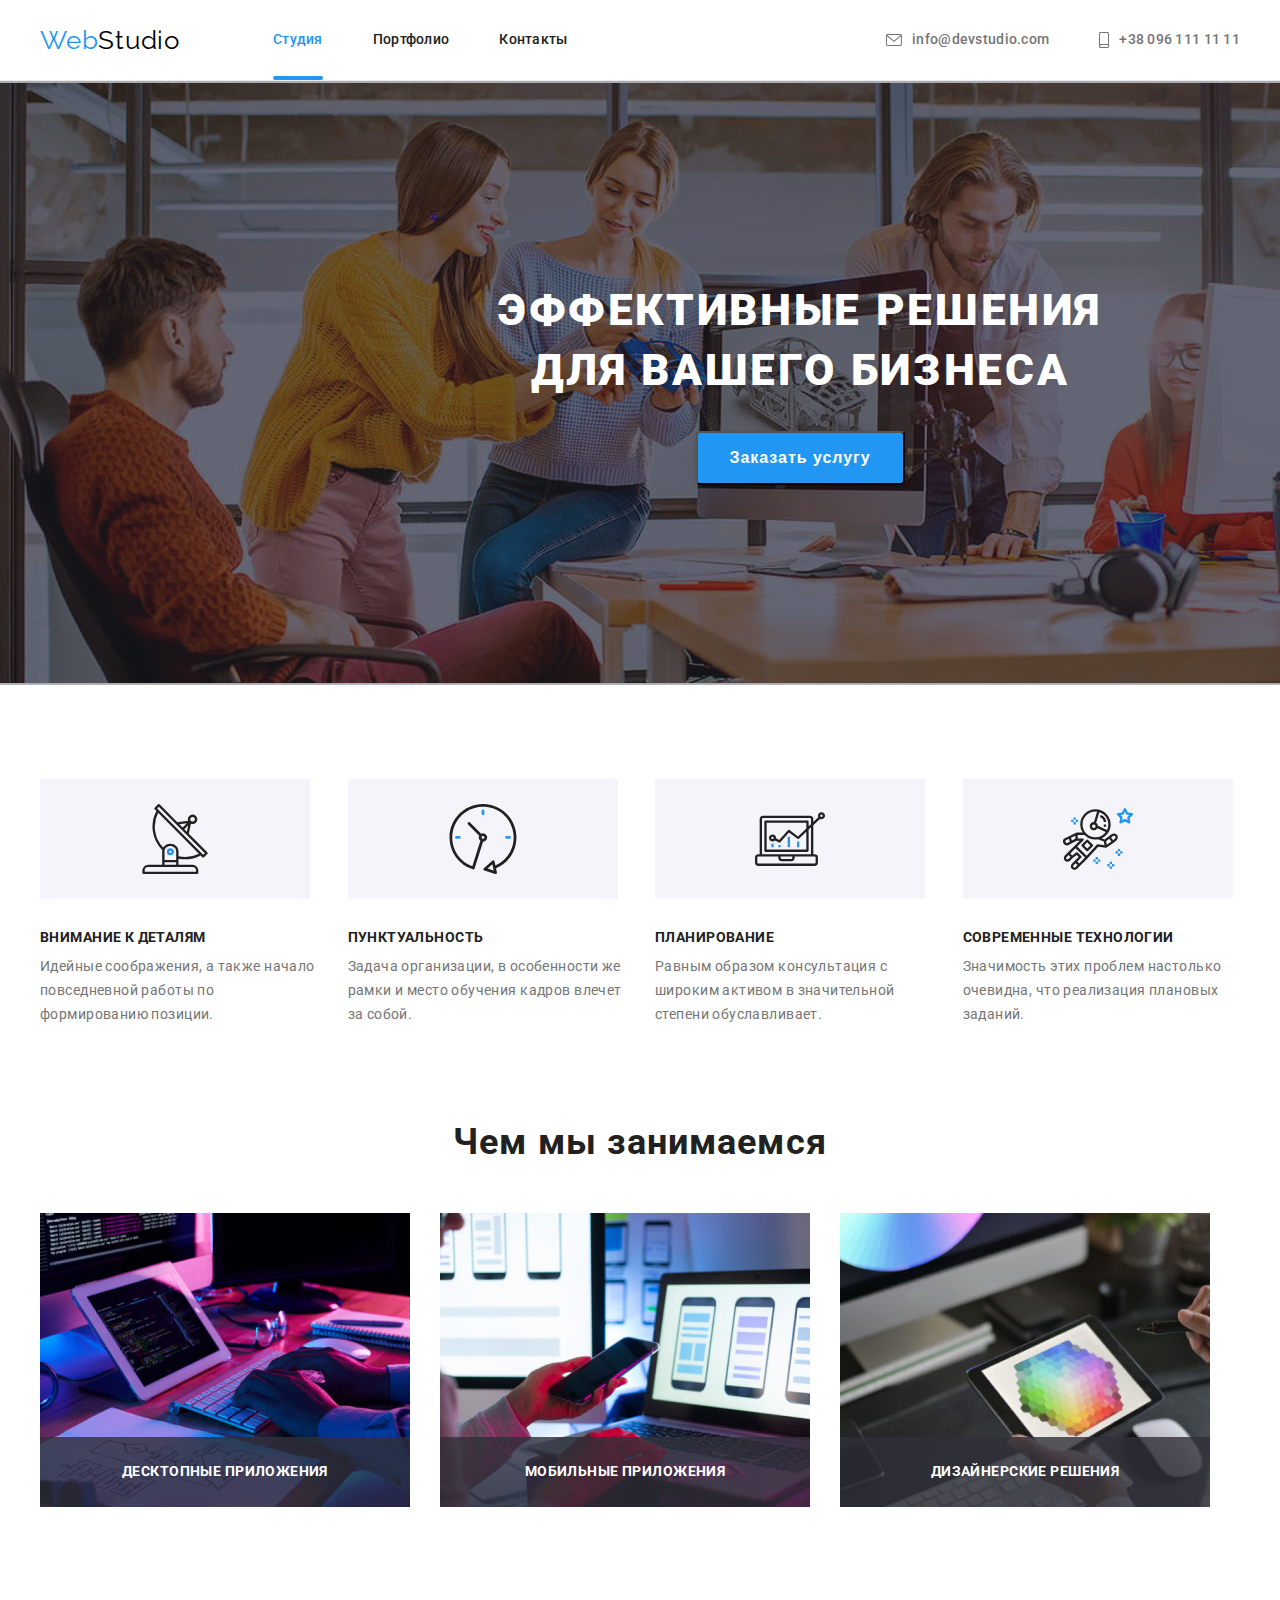
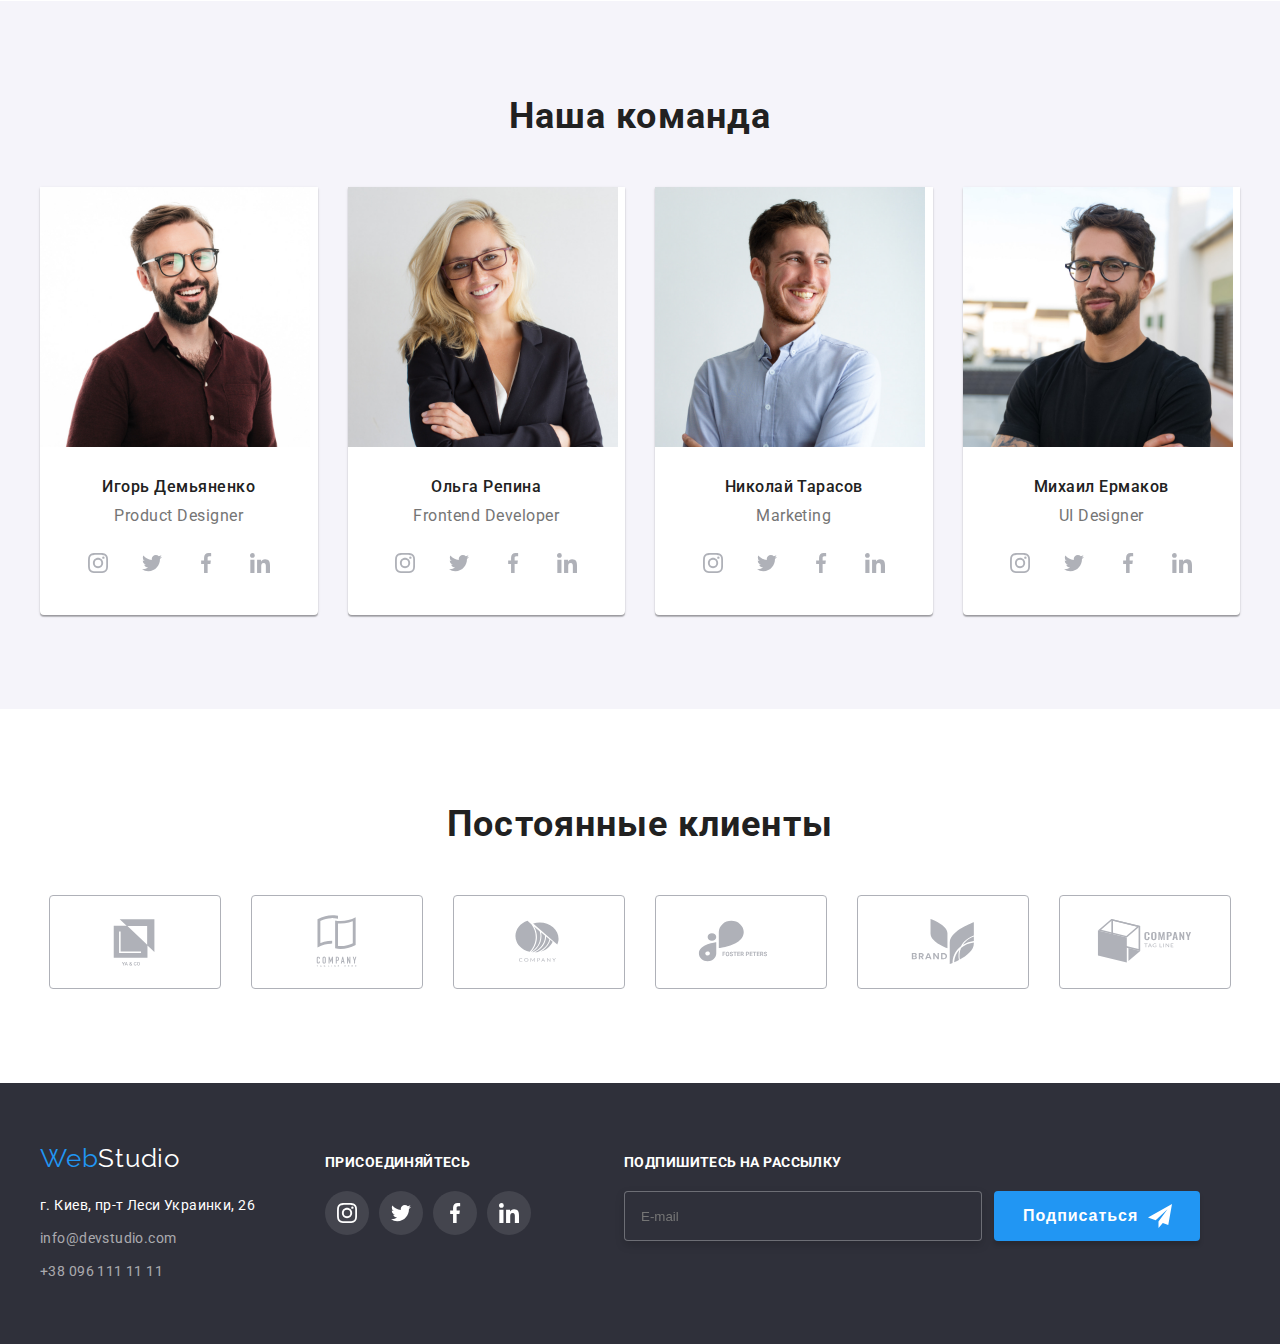
<file: index.html>
<!DOCTYPE html>
<html lang="ru">
  <head>
    <meta charset="UTF-8" />
    <meta http-equiv="X-UA-Compatible" content="IE=edge" />
    <meta name="viewport" content="width=device-width, initial-scale=1.0" />
    <title>WebStudio</title>
    <link rel="preconnect" href="https://fonts.googleapis.com" />
    <link rel="preconnect" href="https://fonts.gstatic.com" crossorigin />
    <link
      href="https://fonts.googleapis.com/css2?family=Raleway:wght@700&family=Roboto:wght@400;500;700;900&display=swap"
      rel="stylesheet"
    />
    <link
      rel="stylesheet"
      href="https://cdnjs.cloudflare.com/ajax/libs/modern-normalize/1.1.0/modern-normalize.min.css"
      integrity="sha512-wpPYUAdjBVSE4KJnH1VR1HeZfpl1ub8YT/NKx4PuQ5NmX2tKuGu6U/JRp5y+Y8XG2tV+wKQpNHVUX03MfMFn9Q=="
      crossorigin="anonymous"
      referrerpolicy="no-referrer"
    />
    <link rel="stylesheet" href="./css/main.min.css" />
  </head>

  <body class="body data-page">
    <header class="header">
      <div class="conteiner header__conteiner">
        <a href="" class="header__logo"
          ><span class="header__logo--first-logo">Web</span>Studio</a
        >
        <nav class="nav">
          <ul class="nav__list">
            <li class="nav__item">
              <a class="nav__link--active current" href="">Студия</a>
            </li>
            <li class="nav__item">
              <a class="nav__link" href="./portfolio.html">Портфолио</a>
            </li>
            <li class="nav__item">
              <a class="nav__link" href="">Контакты</a>
            </li>
          </ul>
        </nav>
        <ul class="contacts">
          <li class="contacts__item">
            <a
              class="contacts__link contacts__link--mail"
              href="mailto:info@devstudio.com"
              ><svg
                class="contacts__icon contacts__icon--mail"
                width="16"
                height="12"
              >
                <use href="./images/icons.svg#mail"></use>
              </svg>
              info@devstudio.com
            </a>
          </li>
          <li class="contacts__item">
            <a
              class="contacts__link contacts__link--tel"
              href="tel:+380961111111"
            >
              <svg
                class="contacts__icon contacts__icon--tel"
                width="10"
                height="16"
              >
                <use href="./images/icons.svg#smartphone"></use>
              </svg>
              +38 096 111 11 11
            </a>
          </li>
        </ul>
      </div>
    </header>
    <main>
      <!-- Hero -->
      <section class="hero">
        <div class="hero__conteiner conteiner">
          <h1 class="hero__title">Эффективные решения для вашего бизнеса</h1>
          <button data-modal-open class="hero__btn" type="button">
            Заказать услугу
          </button>
        </div>
      </section>

      <!-- Features -->
      <section class="features">
        <div class="features__conteiner conteiner">
          <ul class="features__list">
            <li class="features__item">
              <div class="features__icons">
                <svg class="features__icons--antenna" width="70" height="70">
                  <use href="./images/icons.svg#antenna"></use>
                </svg>
              </div>
              <h3 class="features__titie">Внимание к деталям</h3>
              <p class="features__txt">
                Идейные соображения, а также начало повседневной работы по
                формированию позиции.
              </p>
            </li>
            <li class="features__item">
              <div class="features__icons">
                <svg class="features__icons--clock" width="70" height="70">
                  <use href="./images/icons.svg#clock"></use>
                </svg>
              </div>
              <h3 class="features__titie">Пунктуальность</h3>
              <p class="features__txt">
                Задача организации, в особенности же рамки и место обучения
                кадров влечет за собой.
              </p>
            </li>
            <li class="features__item">
              <div class="features__icons">
                <svg class="features__icons--diagram" width="70" height="70">
                  <use href="./images/icons.svg#diagram"></use>
                </svg>
              </div>
              <h3 class="features__titie">Планирование</h3>
              <p class="features__txt">
                Равным образом консультация с широким активом в значительной
                степени обуславливает.
              </p>
            </li>
            <li class="features__item">
              <div class="features__icons">
                <svg class="features__icons--astronaut" width="70" height="70">
                  <use href="./images/icons.svg#astronaut"></use>
                </svg>
              </div>
              <h3 class="features__titie">Современные технологии</h3>
              <p class="features__txt">
                Значимость этих проблем настолько очевидна, что реализация
                плановых заданий.
              </p>
            </li>
          </ul>
        </div>
      </section>

      <!-- Specialization -->
      <section class="specialization">
        <div class="conteiner">
          <h2 class="specialization__title">Чем мы занимаемся</h2>
          <ul class="specialization__list">
            <li class="specialization__item">
              <img
                src="./images/specialization/box-1sq.jpg"
                alt="работа за компьютером"
                width="370"
                height="294"
              />
              <h3 class="specialization__name">ДЕСКТОПНЫЕ ПРИЛОЖЕНИЯ</h3>
            </li>
            <li class="specialization__item">
              <img
                src="./images/specialization/box-2sq.jpg"
                alt="работа с телефоном"
                width="370"
                height="294"
              />
              <h3 class="specialization__name">МОБИЛЬНЫЕ ПРИЛОЖЕНИЯ</h3>
            </li>
            <li class="specialization__item">
              <img
                src="./images/specialization/box-3sq.jpg"
                alt="работа с планшетом"
                width="370"
                height="294"
              />
              <h3 class="specialization__name">ДИЗАЙНЕРСКИЕ РЕШЕНИЯ</h3>
            </li>
          </ul>
        </div>
      </section>

      <!-- Section team -->
      <section class="team">
        <div class="conteiner">
          <h2 class="team-title">Наша команда</h2>
          <ul class="team-list">
            <li class="team-item">
              <img
                src="./images/team/img-1sq.jpg"
                alt="Игорь Демьяненко"
                width="270"
                height="260"
              />
              <div class="card-name">
                <h3 class="team-caption">Игорь Демьяненко</h3>
                <p class="team-txt" lang="en">Product Designer</p>
                <ul class="icons-list">
                  <li>
                    <a
                      class="icons-link"
                      href=""
                      target="_blank"
                      rel="noopener noreferrer"
                      aria-label="instagram"
                    >
                      <svg class="social-icons" width="20" height="20">
                        <use href="./images/icons.svg#instagram"></use>
                      </svg>
                    </a>
                  </li>
                  <li>
                    <a
                      class="icons-link"
                      href=""
                      target="_blank"
                      rel="noopener noreferrer"
                      aria-label="twitter"
                    >
                      <svg class="social-icons" width="20" height="20">
                        <use href="./images/icons.svg#twitter"></use>
                      </svg>
                    </a>
                  </li>
                  <li>
                    <a
                      class="icons-link"
                      href=""
                      target="_blank"
                      rel="noopener noreferrer"
                      aria-label="facebook"
                    >
                      <svg class="social-icons" width="20" height="20">
                        <use href="./images/icons.svg#facebook"></use>
                      </svg>
                    </a>
                  </li>
                  <li>
                    <a
                      class="icons-link"
                      href=""
                      target="_blank"
                      rel="noopener noreferrer"
                      aria-label="linkedin"
                    >
                      <svg class="social-icons" width="20" height="20">
                        <use href="./images/icons.svg#linkedin"></use>
                      </svg>
                    </a>
                  </li>
                </ul>
              </div>
            </li>
            <li class="team-item">
              <img
                src="./images/team/img-2sq.jpg"
                alt="Ольга Репина"
                width="270"
                height="260"
              />
              <div class="card-name">
                <h3 class="team-caption">Ольга Репина</h3>
                <p class="team-txt" lang="en">Frontend Developer</p>
                <ul class="icons-list">
                  <li>
                    <a
                      class="icons-link"
                      href=""
                      target="_blank"
                      rel="noopener noreferrer"
                      aria-label="instagram"
                    >
                      <svg class="social-icons" width="20" height="20">
                        <use href="./images/icons.svg#instagram"></use>
                      </svg>
                    </a>
                  </li>
                  <li>
                    <a
                      class="icons-link"
                      href=""
                      target="_blank"
                      rel="noopener noreferrer"
                      aria-label="twitter"
                    >
                      <svg class="social-icons" width="20" height="20">
                        <use href="./images/icons.svg#twitter"></use>
                      </svg>
                    </a>
                  </li>
                  <li>
                    <a
                      class="icons-link"
                      href=""
                      target="_blank"
                      rel="noopener noreferrer"
                      aria-label="facebook"
                    >
                      <svg class="social-icons" width="20" height="20">
                        <use href="./images/icons.svg#facebook"></use>
                      </svg>
                    </a>
                  </li>
                  <li>
                    <a
                      class="icons-link"
                      href=""
                      target="_blank"
                      rel="noopener noreferrer"
                      aria-label="linkedin"
                    >
                      <svg class="social-icons" width="20" height="20">
                        <use href="./images/icons.svg#linkedin"></use>
                      </svg>
                    </a>
                  </li>
                </ul>
              </div>
            </li>
            <li class="team-item">
              <img
                src="./images/team/img-3sq.jpg"
                alt="Николай Тарасов"
                width="270"
                height="260"
              />
              <div class="card-name">
                <h3 class="team-caption">Николай Тарасов</h3>
                <p class="team-txt" lang="en">Marketing</p>
                <ul class="icons-list">
                  <li>
                    <a
                      class="icons-link"
                      href=""
                      target="_blank"
                      rel="noopener noreferrer"
                      aria-label="instagram"
                    >
                      <svg class="social-icons" width="20" height="20">
                        <use href="./images/icons.svg#instagram"></use>
                      </svg>
                    </a>
                  </li>
                  <li>
                    <a
                      class="icons-link"
                      href=""
                      target="_blank"
                      rel="noopener noreferrer"
                      aria-label="twitter"
                    >
                      <svg class="social-icons" width="20" height="20">
                        <use href="./images/icons.svg#twitter"></use>
                      </svg>
                    </a>
                  </li>
                  <li>
                    <a
                      class="icons-link"
                      href=""
                      target="_blank"
                      rel="noopener noreferrer"
                      aria-label="facebook"
                    >
                      <svg class="social-icons" width="20" height="20">
                        <use href="./images/icons.svg#facebook"></use>
                      </svg>
                    </a>
                  </li>
                  <li>
                    <a
                      class="icons-link"
                      href=""
                      target="_blank"
                      rel="noopener noreferrer"
                      aria-label="linkedin"
                    >
                      <svg class="social-icons" width="20" height="20">
                        <use href="./images/icons.svg#linkedin"></use>
                      </svg>
                    </a>
                  </li>
                </ul>
              </div>
            </li>
            <li class="team-item">
              <img
                src="./images/team/img-4sq.jpg"
                alt="Михаил Ермаков"
                width="270"
                height="260"
              />
              <div class="card-name">
                <h3 class="team-caption">Михаил Ермаков</h3>
                <p class="team-txt" lang="en">UI Designer</p>
                <ul class="icons-list">
                  <li>
                    <a
                      class="icons-link"
                      href=""
                      target="_blank"
                      rel="noopener noreferrer"
                      aria-label="instagram"
                    >
                      <svg class="social-icons" width="20" height="20">
                        <use href="./images/icons.svg#instagram"></use>
                      </svg>
                    </a>
                  </li>
                  <li>
                    <a
                      class="icons-link"
                      href=""
                      target="_blank"
                      rel="noopener noreferrer"
                      aria-label="twitter"
                    >
                      <svg class="social-icons" width="20" height="20">
                        <use href="./images/icons.svg#twitter"></use>
                      </svg>
                    </a>
                  </li>
                  <li>
                    <a
                      class="icons-link"
                      href=""
                      target="_blank"
                      rel="noopener noreferrer"
                      aria-label="facebook"
                    >
                      <svg class="social-icons" width="20" height="20">
                        <use href="./images/icons.svg#facebook"></use>
                      </svg>
                    </a>
                  </li>
                  <li>
                    <a
                      class="icons-link"
                      href=""
                      target="_blank"
                      rel="noopener noreferrer"
                      aria-label="linkedin"
                    >
                      <svg class="social-icons" width="20" height="20">
                        <use href="./images/icons.svg#linkedin"></use>
                      </svg>
                    </a>
                  </li>
                </ul>
              </div>
            </li>
          </ul>
        </div>
      </section>

      <!-- Section clients -->
      <section class="clients">
        <div class="conteiner">
          <h2 class="clients__title">Постоянные клиенты</h2>
          <ul class="clients__list">
            <li class="clients__item">
              <a
                class="clients__link"
                href=""
                target="_blank"
                rel="noopener noreferrer"
                aria-label="YA & CO"
              >
                <svg class="clients__icons" width="106" height="60">
                  <use href="./images/icons.svg#logo-1"></use>
                </svg>
              </a>
            </li>
            <li class="clients__item">
              <a
                class="clients__link"
                href=""
                target="_blank"
                rel="noopener noreferrer"
                aria-label="TAGLINE HERE"
              >
                <svg class="clients__icons" width="106" height="60">
                  <use href="./images/icons.svg#logo-2"></use>
                </svg>
              </a>
            </li>
            <li class="clients__item">
              <a
                class="clients__link"
                href=""
                target="_blank"
                rel="noopener noreferrer"
                aria-label="COMPANY"
              >
                <svg class="clients__icons" width="106" height="60">
                  <use href="./images/icons.svg#logo-3"></use>
                </svg>
              </a>
            </li>
            <li class="clients__item">
              <a
                class="clients__link"
                href=""
                target="_blank"
                rel="noopener noreferrer"
                aria-label="FOSTER PETERS"
              >
                <svg class="clients__icons" width="106" height="60">
                  <use href="./images/icons.svg#logo-4"></use>
                </svg>
              </a>
            </li>
            <li class="clients__item">
              <a
                class="clients__link"
                href=""
                target="_blank"
                rel="noopener noreferrer"
                aria-label="BRAND"
              >
                <svg class="clients__icons" width="106" height="60">
                  <use href="./images/icons.svg#logo-5"></use>
                </svg>
              </a>
            </li>
            <li class="clients__item">
              <a
                class="clients__link"
                href=""
                target="_blank"
                rel="noopener noreferrer"
                aria-label="TAG LINE"
              >
                <svg class="clients__icons" width="106" height="60">
                  <use href="./images/icons.svg#logo-6"></use>
                </svg>
              </a>
            </li>
          </ul>
        </div>
      </section>
    </main>
    <footer class="footer">
      <div class="conteiner footer__conteiner">
        <div class="footer__adds">
          <a href="" class="footer__logo"
            ><span class="footer__logo--first-logo">Web</span>Studio</a
          >
          <address class="adds">
            <ul class="adds__list">
              <li class="adds__item">
                <a
                  class="adds__link"
                  href="https://goo.gl/maps/kPwxMx7PWrMd9NRP6"
                  target="_blank"
                  rel="noopener noreferrer"
                  >г. Киев, пр-т Леси Украинки, 26
                </a>
              </li>
              <li class="adds__item">
                <a class="adds__contact" href="mailto:info@devstudio.com"
                  >info@devstudio.com</a
                >
              </li>
              <li class="adds__item">
                <a class="adds__contact" href="tel:+380961111111"
                  >+38 096 111 11 11</a
                >
              </li>
            </ul>
          </address>
        </div>
        <div class="connect">
          <h3 class="connect__title">Присоединяйтесь</h3>
          <ul class="connect__list">
            <li class="connect__item">
              <a
                class="connect__link"
                href=""
                target="_blank"
                rel="noopener noreferrer"
                aria-label="instagram"
              >
                <svg class="connect__icons" width="20" height="20">
                  <use href="./images/icons.svg#instagram"></use>
                </svg>
              </a>
            </li>
            <li class="connect__item">
              <a
                class="connect__link"
                href=""
                target="_blank"
                rel="noopener noreferrer"
                aria-label="twitter"
              >
                <svg class="connect__icons" width="20" height="20">
                  <use href="./images/icons.svg#twitter"></use>
                </svg>
              </a>
            </li>
            <li class="connect__item">
              <a
                class="connect__link"
                href=""
                target="_blank"
                rel="noopener noreferrer"
                aria-label="facebook"
              >
                <svg class="connect__icons" width="20" height="20">
                  <use href="./images/icons.svg#facebook"></use>
                </svg>
              </a>
            </li>
            <li class="connect__item">
              <a
                class="connect__link"
                href=""
                target="_blank"
                rel="noopener noreferrer"
                aria-label="linkedin"
              >
                <svg class="connect__icons" width="20" height="20">
                  <use href="./images/icons.svg#linkedin"></use>
                </svg>
              </a>
            </li>
          </ul>
        </div>
        <div class="footer-form">
          <h3 class="footer-form__caption">Подпишитесь на рассылку</h3>
          <form class="footer-form__mail">
            <input
              class="footer-form__input"
              type="email"
              name="email"
              placeholder="E-mail"
            />
            <button class="footer-form__btn" type="submit">
              <span class="footer-form__txt">Подписаться</span>
              <svg class="footer-form__icon" width="24" height="24">
                <use href="./images/icons.svg#icon-send"></use>
              </svg>
            </button>
          </form>
        </div>
      </div>
    </footer>

    <!-- Modal -->
    <div class="backdrop is-hidden" data-modal>
      <div class="modal">
        <button data-modal-close class="close-btn" type="button">
          <svg class="icon-close" width="11" height="11">
            <use href="./images/icons.svg#icon-close"></use>
          </svg>
        </button>
        <form class="register-form">
          <strong class="reg-title"
            >Оставьте свои данные, мы вам перезвоним</strong
          >
          <div class="reg-group" role="group">
            <label class="reg-wrap" for="name">
              <span class="reg-form-lable">Имя</span>
              <input class="reg-input" type="text" name="Имя" id="name" />
              <svg class="reg-icons" width="12" height="12">
                <use href="./images/icons.svg#icon-name"></use>
              </svg>
            </label>
            <label class="reg-wrap" for="phone">
              <span class="reg-form-lable">Телефон</span>
              <input class="reg-input" type="tel" name="Телефон" id="phone" />
              <svg class="reg-icons" width="13" height="13">
                <use href="./images/icons.svg#icon-phone"></use>
              </svg>
            </label>
            <label class="reg-wrap" for="mail">
              <span class="reg-form-lable">Почта</span>
              <input class="reg-input" type="email" name="Почта" id="mail" />
              <svg class="reg-icons" width="15" height="12">
                <use href="./images/icons.svg#icon-mail"></use>
              </svg>
            </label>
            <label class="reg-wrap" for="coment">
              <span class="reg-form-lable">Комментарий</span>
              <textarea
                class="reg-message"
                id="coment"
                placeholder="Введите текст"
              ></textarea>
            </label>
          </div>
          <label class="agree-form">
            <input
              class="agree-input visualy-hidden"
              type="checkbox"
              name="agreement"
            />
            <svg class="agree-icon" width="16" height="15">
              <use
                class="agree-icon-uncheck"
                href="./images/icons.svg#icon-uncheck"
              ></use>
              <use
                class="agree-icon-check"
                href="./images/icons.svg#icon-check"
              ></use>
            </svg>
            <span class="agree-txt"
              >Соглашаюсь с рассылкой и принимаю
              <a class="agree-link" href="">Условия договора</a></span
            >
          </label>
          <button class="send-btn" type="submit">Отправить</button>
        </form>
      </div>
    </div>
    <script src="./js/modal.js"></script>
  </body>
</html>
</file>
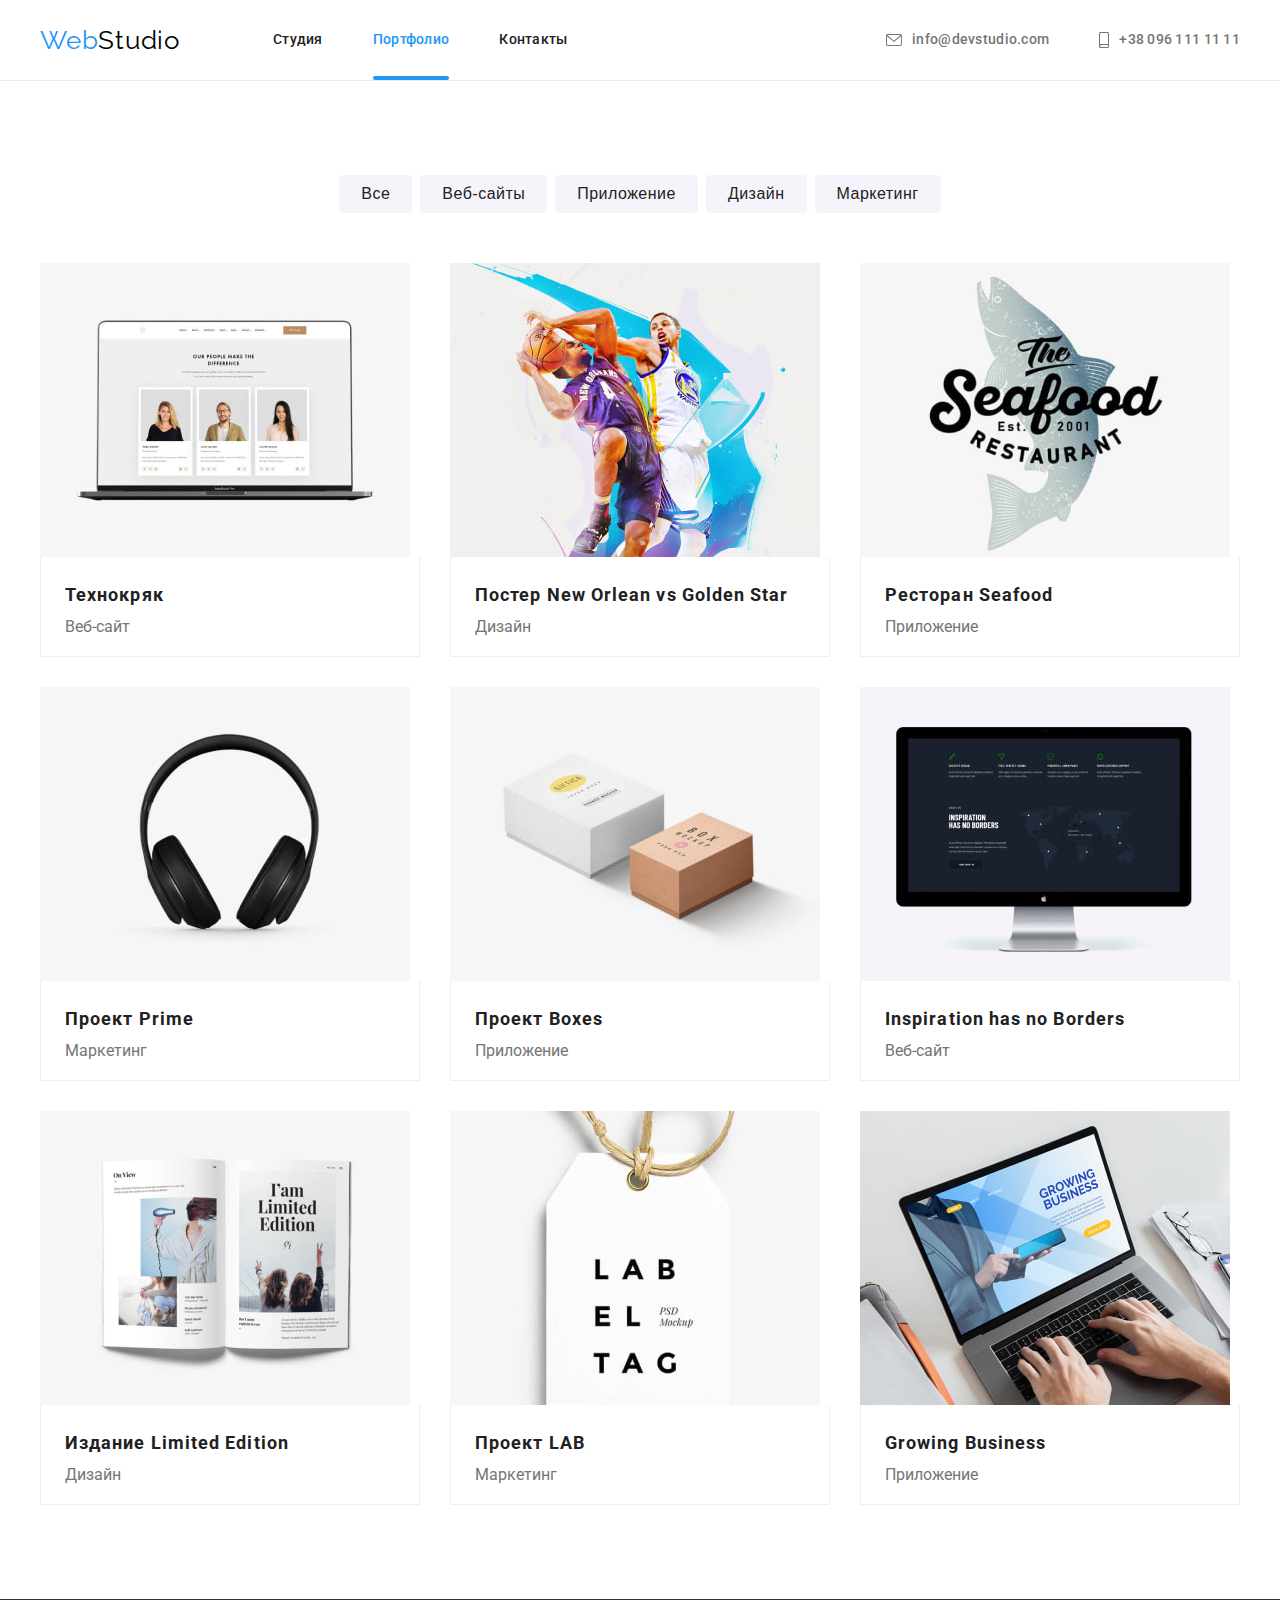
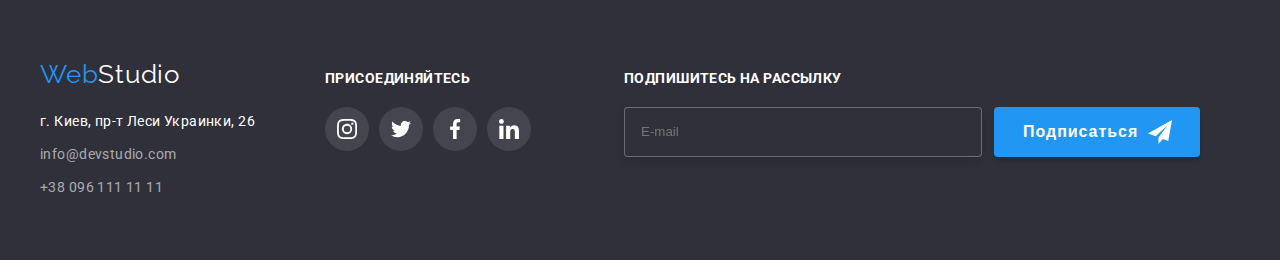
<file: portfolio.html>
<!DOCTYPE html>
<html lang="ru">
  <head>
    <meta charset="UTF-8" />
    <meta http-equiv="X-UA-Compatible" content="IE=edge" />
    <meta name="viewport" content="width=device-width, initial-scale=1.0" />
    <title>Портфолио</title>
    <link rel="preconnect" href="https://fonts.googleapis.com" />
    <link rel="preconnect" href="https://fonts.gstatic.com" crossorigin />
    <link
      href="https://fonts.googleapis.com/css2?family=Raleway:wght@700&family=Roboto:wght@400;500;700;900&display=swap"
      rel="stylesheet"
    />
    <link
      rel="stylesheet"
      href="https://cdnjs.cloudflare.com/ajax/libs/modern-normalize/1.1.0/modern-normalize.min.css"
      integrity="sha512-wpPYUAdjBVSE4KJnH1VR1HeZfpl1ub8YT/NKx4PuQ5NmX2tKuGu6U/JRp5y+Y8XG2tV+wKQpNHVUX03MfMFn9Q=="
      crossorigin="anonymous"
      referrerpolicy="no-referrer"
    />
    <link rel="stylesheet" href="./css/main.min.css" />
    <link rel="stylesheet" href="./index.html" />
  </head>
  <body class="body">
    <!-- Шапка -->
    <header class="header">
      <div class="conteiner header__conteiner">
        <a href="" class="header__logo"
          ><span class="header__logo--first-logo">Web</span>Studio</a
        >
        <nav class="nav">
          <ul class="nav__list">
            <li class="nav__item">
              <a class="nav__link" href="./index.html">Студия</a>
            </li>
            <li class="nav__item">
              <a class="nav__link--active current" href="./portfolio.html"
                >Портфолио</a
              >
            </li>
            <li class="nav__item">
              <a class="nav__link" href="">Контакты</a>
            </li>
          </ul>
        </nav>
        <ul class="contacts">
          <li class="contacts__item">
            <a
              class="contacts__link contacts__link--mail"
              href="mailto:info@devstudio.com"
              ><svg
                class="contacts__icon contacts__icon--mail"
                width="16"
                height="12"
              >
                <use href="./images/icons.svg#mail"></use>
              </svg>
              info@devstudio.com
            </a>
          </li>
          <li class="contacts__item">
            <a
              class="contacts__link contacts__link--tel"
              href="tel:+380961111111"
            >
              <svg
                class="contacts__icon contacts__icon--tel"
                width="10"
                height="16"
              >
                <use href="./images/icons.svg#smartphone"></use>
              </svg>
              +38 096 111 11 11
            </a>
          </li>
        </ul>
      </div>
    </header>

    <!-- Main  -->
    <main>
      <section class="portfolio portfolio-section">
        <div class="conteiner">
          <ul class="filters">
            <li class="filters__item">
              <button class="filters__btn" type="button">Все</button>
            </li>
            <li class="filters__item">
              <button class="filters__btn" type="button">Веб-сайты</button>
            </li>
            <li class="filters__item">
              <button class="filters__btn" type="button">Приложение</button>
            </li>
            <li class="filters__item">
              <button class="filters__btn" type="button">Дизайн</button>
            </li>
            <li class="filters__item">
              <button class="filters__btn" type="button">Маркетинг</button>
            </li>
          </ul>
          <ul class="portfolio__list">
            <li class="portfolio__item">
              <a href="" class="portfolio__link">
                <div class="overlay">
                  <img
                    src="./images/projects/img1sq.jpeg"
                    alt="Ноутбук с изображением"
                    width="370"
                    height="294"
                  />
                  <div class="overlay__txt">
                    <p class="text">
                      Ресурс предлагает комплексные предложения с разным уровнем
                      функционала и сервисов. Все это позволит посетителю
                      получить исчерпывающие сведения о компании или частном
                      лице.
                    </p>
                  </div>
                </div>
                <div class="work-name">
                  <h3 class="portfolio-title">Технокряк</h3>
                  <p class="portfolio-txt">Веб-сайт</p>
                </div>
              </a>
            </li>
            <li class="portfolio__item">
              <a class="portfolio__link" href="">
                <div class="overlay">
                  <img
                    src="./images/projects/img2sq.jpeg"
                    alt="Два баскетболиста"
                    width="370"
                    height="294"
                  />
                  <div class="overlay__txt">
                    <p class="text">
                      Ресурс предлагает комплексные предложения с разным уровнем
                      функционала и сервисов. Все это позволит посетителю
                      получить исчерпывающие сведения о компании или частном
                      лице.
                    </p>
                  </div>
                </div>
                <div class="work-name">
                  <h3 class="portfolio-title">
                    Постер New Orlean vs Golden Star
                  </h3>
                  <p class="portfolio-txt">Дизайн</p>
                </div>
              </a>
            </li>
            <li class="portfolio__item">
              <a class="portfolio__link" href="">
                <div class="overlay">
                  <img
                    src="./images/projects/img3sq.jpeg"
                    alt="логотип ресторана The Seafood"
                    width="370"
                    height="294"
                  />
                  <div class="overlay__txt">
                    <p class="text">
                      Ресурс предлагает комплексные предложения с разным уровнем
                      функционала и сервисов. Все это позволит посетителю
                      получить исчерпывающие сведения о компании или частном
                      лице.
                    </p>
                  </div>
                </div>
                <div class="work-name">
                  <h3 class="portfolio-title">Ресторан Seafood</h3>
                  <p class="portfolio-txt">Приложение</p>
                </div>
              </a>
            </li>
            <li class="portfolio__item">
              <a class="portfolio__link" href="">
                <div class="overlay">
                  <img
                    src="./images/projects/img4sq.jpeg"
                    alt="Наушники"
                    width="370"
                    height="294"
                  />
                  <div class="overlay__txt">
                    <p class="text">
                      Ресурс предлагает комплексные предложения с разным уровнем
                      функционала и сервисов. Все это позволит посетителю
                      получить исчерпывающие сведения о компании или частном
                      лице.
                    </p>
                  </div>
                </div>
                <div class="work-name">
                  <h3 class="portfolio-title">Проект Prime</h3>
                  <p class="portfolio-txt">Маркетинг</p>
                </div>
              </a>
            </li>
            <li class="portfolio__item">
              <a class="portfolio__link" href="">
                <div class="overlay">
                  <img
                    src="./images/projects/img5sq.jpeg"
                    alt="Две картонные коробки"
                    width="370"
                    height="294"
                  />
                  <div class="overlay__txt">
                    <p class="text">
                      Ресурс предлагает комплексные предложения с разным уровнем
                      функционала и сервисов. Все это позволит посетителю
                      получить исчерпывающие сведения о компании или частном
                      лице.
                    </p>
                  </div>
                </div>
                <div class="work-name">
                  <h3 class="portfolio-title">Проект Boxes</h3>
                  <p class="portfolio-txt">Приложение</p>
                </div>
              </a>
            </li>
            <li class="portfolio__item">
              <a class="portfolio__link" href="">
                <div class="overlay">
                  <img
                    src="./images/projects/img6sq.jpeg"
                    alt="Экран монитора"
                    width="370"
                    height="294"
                  />
                  <div class="overlay__txt">
                    <p class="text">
                      Ресурс предлагает комплексные предложения с разным уровнем
                      функционала и сервисов. Все это позволит посетителю
                      получить исчерпывающие сведения о компании или частном
                      лице.
                    </p>
                  </div>
                </div>
                <div class="work-name">
                  <h3 class="portfolio-title">Inspiration has no Borders</h3>
                  <p class="portfolio-txt">Веб-сайт</p>
                </div>
              </a>
            </li>
            <li class="portfolio__item">
              <a class="portfolio__link" href="">
                <div class="overlay">
                  <img
                    src="./images/projects/img7sq.jpeg"
                    alt="Раскрытая книга"
                    width="370"
                    height="294"
                  />
                  <div class="overlay__txt">
                    <p class="text">
                      Ресурс предлагает комплексные предложения с разным уровнем
                      функционала и сервисов. Все это позволит посетителю
                      получить исчерпывающие сведения о компании или частном
                      лице.
                    </p>
                  </div>
                </div>
                <div class="work-name">
                  <h3 class="portfolio-title">Издание Limited Edition</h3>
                  <p class="portfolio-txt">Дизайн</p>
                </div>
              </a>
            </li>
            <li class="portfolio__item">
              <a class="portfolio__link" href="">
                <div class="overlay">
                  <img
                    src="./images/projects/img8sq.jpeg"
                    alt="Бирка з надписью"
                    width="370"
                    height="294"
                  />
                  <div class="overlay__txt">
                    <p class="text">
                      Ресурс предлагает комплексные предложения с разным уровнем
                      функционала и сервисов. Все это позволит посетителю
                      получить исчерпывающие сведения о компании или частном
                      лице.
                    </p>
                  </div>
                </div>
                <div class="work-name">
                  <h3 class="portfolio-title">Проект LAB</h3>
                  <p class="portfolio-txt">Маркетинг</p>
                </div>
              </a>
            </li>
            <li class="portfolio__item">
              <a class="portfolio__link" href="">
                <div class="overlay">
                  <img
                    src="./images/projects/img9sq.jpeg"
                    alt="Работа за ноутбуком"
                    width="370"
                    height="294"
                  />
                  <div class="overlay__txt">
                    <p class="text">
                      Ресурс предлагает комплексные предложения с разным уровнем
                      функционала и сервисов. Все это позволит посетителю
                      получить исчерпывающие сведения о компании или частном
                      лице.
                    </p>
                  </div>
                </div>
                <div class="work-name">
                  <h3 class="portfolio-title">Growing Business</h3>
                  <p class="portfolio-txt">Приложение</p>
                </div>
              </a>
            </li>
          </ul>
        </div>
      </section>
    </main>

    <!-- Подвал -->
    <footer class="footer">
      <div class="conteiner footer__conteiner">
        <div class="footer__adds">
          <a href="" class="footer__logo"
            ><span class="footer__logo--first-logo">Web</span>Studio</a
          >
          <address class="adds">
            <ul class="adds__list">
              <li class="adds__item">
                <a
                  class="adds__link"
                  href="https://goo.gl/maps/kPwxMx7PWrMd9NRP6"
                  target="_blank"
                  rel="noopener noreferrer"
                  >г. Киев, пр-т Леси Украинки, 26
                </a>
              </li>
              <li class="adds__item">
                <a class="adds__contact" href="mailto:info@devstudio.com"
                  >info@devstudio.com</a
                >
              </li>
              <li class="adds__item">
                <a class="adds__contact" href="tel:+380961111111"
                  >+38 096 111 11 11</a
                >
              </li>
            </ul>
          </address>
        </div>
        <div class="connect">
          <h3 class="connect__title">Присоединяйтесь</h3>
          <ul class="connect__list">
            <li class="connect__item">
              <a
                class="connect__link"
                href=""
                target="_blank"
                rel="noopener noreferrer"
                aria-label="instagram"
              >
                <svg class="connect__icons" width="20" height="20">
                  <use href="./images/icons.svg#instagram"></use>
                </svg>
              </a>
            </li>
            <li class="connect__item">
              <a
                class="connect__link"
                href=""
                target="_blank"
                rel="noopener noreferrer"
                aria-label="twitter"
              >
                <svg class="connect__icons" width="20" height="20">
                  <use href="./images/icons.svg#twitter"></use>
                </svg>
              </a>
            </li>
            <li class="connect__item">
              <a
                class="connect__link"
                href=""
                target="_blank"
                rel="noopener noreferrer"
                aria-label="facebook"
              >
                <svg class="connect__icons" width="20" height="20">
                  <use href="./images/icons.svg#facebook"></use>
                </svg>
              </a>
            </li>
            <li class="connect__item">
              <a
                class="connect__link"
                href=""
                target="_blank"
                rel="noopener noreferrer"
                aria-label="linkedin"
              >
                <svg class="connect__icons" width="20" height="20">
                  <use href="./images/icons.svg#linkedin"></use>
                </svg>
              </a>
            </li>
          </ul>
        </div>
        <div class="footer-form">
          <h3 class="footer-form__caption">Подпишитесь на рассылку</h3>
          <form class="footer-form__mail">
            <input
              class="footer-form__input"
              type="email"
              name="email"
              placeholder="E-mail"
            />
            <button class="footer-form__btn" type="submit">
              <span class="footer-form__txt">Подписаться</span>
              <svg class="footer-form__icon" width="24" height="24">
                <use href="./images/icons.svg#icon-send"></use>
              </svg>
            </button>
          </form>
        </div>
      </div>
    </footer>
  </body>
</html>
</file>
<file: css/main.min.css>
:root{--title-text-color: #212121;--text-color: #757575;--akcent-color: #2196f3;--bgc-secondary: #2f303a;--logo-header-color: #000000;--logo-footer-color: #ffffff;--filter-button: #f5f4fa;--card-border: #eeeeee;--icons-basic-color: #afb1b8;--icons-secondary-color: #757575;--animation: 250ms cubic-bezier(0.4, 0, 0.2, 1);--basic-type: "Roboto";--additional-type: "Raleway"}.visualy-hidden{position:absolute;white-space:nowrap;width:1px;height:1px;overflow:hidden;border:0;padding:0;-webkit-clip-path:inset(50%);clip-path:inset(50%);margin:1px}.visualy-hidden:focus+.agree-icon .agree-icon-uncheck{fill:var(--akcent-color)}.body{font-family:var(--basic-type),sans-serif;color:var(--title-text-color);margin:auto}.no-scroll{overflow:hidden}.nav__list,.contacts,.features__list,.specialization__list,.team-list,.icons-list,.clients__list,.adds__list,.connect__list,.filters,.portfolio__list{list-style-type:none}h1,h2,h3,h4,h5,h6,p{padding:0;margin:0}.contacts,.features__list,.specialization__list,.team-list,.clients__list,.adds__list,.filters,.connect__list,.portfolio__list,.icons-list{padding:0;margin:0}img{display:block;margin:0}.hero__btn,.filters__btn,.send-btn{cursor:pointer}.conteiner{width:1200px;padding-left:15px;padding-right:15px;margin:0 auto}.contacts{display:-webkit-box;display:-ms-flexbox;display:flex;margin-left:auto;gap:50px}.contacts__link{display:-webkit-box;display:-ms-flexbox;display:flex;-webkit-box-align:center;-ms-flex-align:center;align-items:center;color:var(--icons-secondary-color);padding-top:32px;padding-bottom:32px;color:var(--text-color);font-weight:500;font-size:14px;line-height:1.14;letter-spacing:.02em;text-decoration:none;-webkit-transition:color var(--animation);transition:color var(--animation)}.contacts__link--mail:hover,.contacts__link--tel:hover,.contacts__link--mail:focus,.contacts__link--tel:focus{color:var(--akcent-color)}.contacts__icon{fill:currentColor;margin-right:10px}.contacts__icon--mail:hover,.contacts__icon--tel:focus{fill:currentColor}.backdrop{position:fixed;top:0;left:0;width:100%;height:100%;background-color:rgba(0,0,0,.2);-webkit-transition:opacity var(--animation);transition:opacity var(--animation)}.backdrop.is-hidden{opacity:0;pointer-events:none}.modal{position:absolute;top:50%;left:50%;-webkit-transform:translate(-50%, -50%);transform:translate(-50%, -50%);width:528px;height:581px;padding:40px;background-color:var(--logo-footer-color);-webkit-box-shadow:0px 1px 3px rgba(0,0,0,.12),0px 1px 1px rgba(0,0,0,.14),0px 2px 1px rgba(0,0,0,.2);box-shadow:0px 1px 3px rgba(0,0,0,.12),0px 1px 1px rgba(0,0,0,.14),0px 2px 1px rgba(0,0,0,.2);border-radius:4px}.close-btn{position:absolute;top:0;right:0;width:30px;height:30px;background-color:rgba(0,0,0,0);cursor:pointer;border-radius:50%;border:1px solid rgba(0,0,0,.1);margin-top:8px;margin-right:8px;padding:0;-webkit-transition:fill var(--animation);transition:fill var(--animation)}.close-btn:hover,.close-btn:focus{fill:var(--akcent-color)}.register-form{text-align:center}.reg-title{display:block;font-size:20px;line-height:1.15;text-align:center;letter-spacing:.03em;margin-bottom:13px;color:var(--title-text-color)}.reg-group{display:block;margin-bottom:20px}.reg-wrap{position:relative;display:block;margin-bottom:9px;text-align:left}.reg-wrap:last-child{margin-bottom:0}.reg-wrap:focus-within>.reg-icons{fill:var(--akcent-color)}.reg-form-lable{font-weight:400;font-size:12px;line-height:1.17;letter-spacing:.01em;cursor:pointer;margin-bottom:4px;color:var(--text-color)}.reg-input{width:448px;height:40px;padding-left:42px;border:1px solid rgba(33,33,33,.2);border-radius:4px;cursor:pointer;outline:rgba(0,0,0,0)}.reg-input:focus{border-color:var(--akcent-color)}.reg-icons{position:absolute;top:35px;left:15px;color:var(--title-text-color)}.reg-message{width:448px;height:120px;border:1px solid rgba(33,33,33,.2);border-radius:4px;resize:none;padding:12px 16px;cursor:pointer;outline:rgba(0,0,0,0)}.reg-message:focus{border-color:var(--akcent-color)}.agree-form{display:-webkit-box;display:-ms-flexbox;display:flex;margin-bottom:30px;gap:7px;-webkit-box-align:center;-ms-flex-align:center;align-items:center;-webkit-box-pack:center;-ms-flex-pack:center;justify-content:center;cursor:pointer}.agree-input:checked+.agree-icon .agree-icon-uncheck{opacity:0}.agree-input:checked+.agree-icon .agree-icon-check{opacity:1;fill:var(--logo-footer-color)}.agree-icon-check{opacity:0}.agree-txt{font-weight:400;font-size:14px;line-height:1.71;letter-spacing:.03em;-webkit-user-select:none;-moz-user-select:none;-ms-user-select:none;user-select:none;color:var(--text-color)}.agree-link{color:var(--akcent-color)}.agree-link:focus{border-color:currentColor}.send-btn{display:-webkit-inline-box;display:-ms-inline-flexbox;display:inline-flex;-webkit-box-align:start;-ms-flex-align:start;align-items:flex-start;padding:10px 55px;margin:auto;gap:10px;-webkit-box-shadow:0px 4px 4px rgba(0,0,0,.15);box-shadow:0px 4px 4px rgba(0,0,0,.15);border-radius:4px;border:none;color:var(--logo-footer-color);background-color:var(--akcent-color);font-weight:700;font-size:16px;line-height:1.88;letter-spacing:.06em;-webkit-transition:background-color var(--animation);transition:background-color var(--animation)}.send-btn:hover,.send-btn:focus{background-color:#188ce8}.filters{display:-webkit-box;display:-ms-flexbox;display:flex;-webkit-box-pack:center;-ms-flex-pack:center;justify-content:center;gap:8px;margin-bottom:50px}.filters__btn{padding:6px 22px;background-color:var(--filter-button);color:var(--title-text-color);text-decoration:none;font-weight:500;font-size:16px;line-height:1.62;letter-spacing:.03em;border-radius:4px;border:none;-webkit-transition:background-color var(--animation),color var(--animation),-webkit-box-shadow var(--animation);transition:background-color var(--animation),color var(--animation),-webkit-box-shadow var(--animation);transition:background-color var(--animation),color var(--animation),box-shadow var(--animation);transition:background-color var(--animation),color var(--animation),box-shadow var(--animation),-webkit-box-shadow var(--animation)}.filters__btn:hover,.filters__btn:focus{background-color:var(--akcent-color);color:var(--logo-footer-color);-webkit-box-shadow:0px 3px 1px rgba(0,0,0,.1),0px 1px 2px rgba(0,0,0,.08),0px 2px 2px rgba(0,0,0,.12);box-shadow:0px 3px 1px rgba(0,0,0,.1),0px 1px 2px rgba(0,0,0,.08),0px 2px 2px rgba(0,0,0,.12)}.header{border-bottom:1px solid #ececec}.header__conteiner{display:-webkit-box;display:-ms-flexbox;display:flex;-webkit-box-align:center;-ms-flex-align:center;align-items:center}.header__logo{margin-right:93px;color:var(--logo-header-color);font-family:var(--additional-type);font-size:26px;line-height:1.19;letter-spacing:.03em;text-decoration:none}.header__logo--first-logo{color:var(--akcent-color);font-family:var(--additional-type);font-size:26px;line-height:1.19;letter-spacing:.03em}.nav{display:-webkit-box;display:-ms-flexbox;display:flex;margin-right:0}.nav__list{display:-webkit-box;display:-ms-flexbox;display:flex;gap:50px;padding-left:0;padding-top:0;padding-bottom:0;margin:0 auto}.nav__link{display:block;padding-top:32px;padding-bottom:32px;color:var(--title-text-color);font-weight:500;font-size:14px;line-height:1.14;letter-spacing:.02em;text-decoration:none;-webkit-transition:color var(--animation);transition:color var(--animation)}.nav__link:hover,.nav__link:focus{color:var(--akcent-color)}.nav__link--active{position:relative;display:block;padding-top:32px;padding-bottom:32px;color:var(--akcent-color);font-weight:500;font-size:14px;line-height:1.14;letter-spacing:.02em;text-decoration:none}.current::after{position:absolute;left:0;bottom:0;content:"";width:100%;height:4px;border-radius:2px;background-color:var(--akcent-color)}.hero{width:1600px;margin:0 auto;padding:200px 0;background-image:-webkit-gradient(linear, left top, right top, from(rgba(47, 48, 58, 0.4)), to(rgba(47, 48, 58, 0.4))),url(../images/img-hero-sq.jpeg);background-image:linear-gradient(to right, rgba(47, 48, 58, 0.4), rgba(47, 48, 58, 0.4)),url(../images/img-hero-sq.jpeg);background-position:center;background-repeat:no-repeat}.hero__conteiner{width:1200px;padding-left:15px;padding-right:15px;margin:0 auto}.hero__title{width:696px;margin:auto;margin-bottom:30px;color:var(--logo-footer-color);font-weight:900;font-size:44px;line-height:1.36;text-align:center;letter-spacing:.06em;text-transform:uppercase}.hero__btn{display:-webkit-box;display:-ms-flexbox;display:flex;-webkit-box-orient:horizontal;-webkit-box-direction:normal;-ms-flex-direction:row;flex-direction:row;-webkit-box-align:start;-ms-flex-align:start;align-items:flex-start;padding:10px 32px;margin:auto;gap:10px;-webkit-box-shadow:0px 4px 4px rgba(0,0,0,.15);box-shadow:0px 4px 4px rgba(0,0,0,.15);border-radius:4px;color:var(--logo-footer-color);background-color:var(--akcent-color);font-weight:700;font-size:16px;line-height:1.88;letter-spacing:.06em}.hero__btn:hover,.hero__btn:focus{background-color:#188ce8}.features{padding-top:94px;padding-bottom:94px}.features__list{display:-webkit-box;display:-ms-flexbox;display:flex;-webkit-box-orient:horizontal;-webkit-box-direction:normal;-ms-flex-direction:row;flex-direction:row;gap:30px}.features__item{-ms-flex-preferred-size:calc((100% - 90px)/4);flex-basis:calc((100% - 90px)/4)}.features__icons{display:-webkit-box;display:-ms-flexbox;display:flex;width:270px;height:120px;background-color:var(--filter-button);-webkit-box-align:center;-ms-flex-align:center;align-items:center;-webkit-box-pack:center;-ms-flex-pack:center;justify-content:center;margin-bottom:30px}.features__titie{margin-bottom:10px;font-weight:700;font-size:14px;line-height:1.17;letter-spacing:.03em;text-transform:uppercase}.features__txt{color:var(--text-color);font-weight:400;font-size:14px;line-height:1.71;letter-spacing:.03em}.specialization{padding-top:0;padding-bottom:94px}.specialization__title,.team-title{font-weight:700;font-size:36px;line-height:1.17;text-align:center;letter-spacing:.03em}.specialization__title{margin-bottom:50px}.specialization__list{display:-webkit-box;display:-ms-flexbox;display:flex}.specialization__item{position:relative;width:370px;margin-right:30px}.specialization__item:nth-child(3n){margin-right:0}.specialization__name{position:absolute;left:0;bottom:0;display:-webkit-box;display:-ms-flexbox;display:flex;-webkit-box-align:center;-ms-flex-align:center;align-items:center;-webkit-box-pack:center;-ms-flex-pack:center;justify-content:center;width:370px;height:70px;font-size:14px;line-height:1.14;text-align:center;letter-spacing:.03em;text-transform:uppercase;color:var(--logo-footer-color);background-color:rgba(47,48,58,.8)}.team{padding-top:94px;padding-bottom:94px;background-color:#f5f4fa}.team-title{margin-bottom:50px}.team-list{display:-webkit-box;display:-ms-flexbox;display:flex;-ms-flex-wrap:wrap;flex-wrap:wrap;gap:30px}.team-item{-ms-flex-preferred-size:calc((100% - 90px)/4);flex-basis:calc((100% - 90px)/4);background-color:var(--logo-footer-color);-webkit-box-shadow:0px 1px 3px rgba(0,0,0,.12),0px 1px 1px rgba(0,0,0,.14),0px 2px 1px rgba(0,0,0,.2);box-shadow:0px 1px 3px rgba(0,0,0,.12),0px 1px 1px rgba(0,0,0,.14),0px 2px 1px rgba(0,0,0,.2);border-radius:0px 0px 4px 4px}.card-name{padding:30px 10px}.team-caption{display:block;margin-bottom:10px;font-weight:500;font-size:16px;line-height:1.19;letter-spacing:.03em;text-align:center}.team-txt{margin-bottom:16px;color:var(--text-color);font-size:16px;line-height:1.19;letter-spacing:.03em;text-align:center}.icons-list{display:-webkit-box;display:-ms-flexbox;display:flex;-webkit-box-align:center;-ms-flex-align:center;align-items:center;-webkit-box-pack:center;-ms-flex-pack:center;justify-content:center;gap:10px}.icons-link{display:-webkit-box;display:-ms-flexbox;display:flex;-webkit-box-align:center;-ms-flex-align:center;align-items:center;-webkit-box-pack:center;-ms-flex-pack:center;justify-content:center;width:44px;height:44px;border-radius:50%;color:var(--icons-basic-color);-webkit-transition:background-color var(--animation),color var(--animation);transition:background-color var(--animation),color var(--animation)}.icons-link:hover,.icons-link:focus{color:var(--logo-footer-color);background-color:var(--akcent-color)}.social-icons{fill:currentColor}.clients{padding-top:94px;padding-bottom:94px}.clients__title{font-weight:700;font-size:36px;line-height:1.17;text-align:center;letter-spacing:.03em;margin-bottom:50px}.clients__list{display:-webkit-box;display:-ms-flexbox;display:flex;-webkit-box-align:center;-ms-flex-align:center;align-items:center;-webkit-box-pack:center;-ms-flex-pack:center;justify-content:center;gap:30px}.clients__link{display:-webkit-box;display:-ms-flexbox;display:flex;-webkit-box-align:center;-ms-flex-align:center;align-items:center;-webkit-box-pack:center;-ms-flex-pack:center;justify-content:center;width:170px;height:92px;border:1px solid var(--icons-basic-color);border-radius:4px;color:var(--icons-basic-color);-webkit-transition:border-color var(--animation),color var(--animation);transition:border-color var(--animation),color var(--animation)}.clients__link:hover,.clients__link:focus{color:var(--akcent-color);border:1px solid var(--akcent-color);border-radius:4px}.clients__icons{fill:currentColor}.footer{padding-top:60px;padding-bottom:60px;background-color:var(--bgc-secondary)}.footer__conteiner{display:-webkit-box;display:-ms-flexbox;display:flex;-webkit-box-align:baseline;-ms-flex-align:baseline;align-items:baseline;background-color:var(--bgc-secondary)}.footer__adds{margin-right:70px}.footer__logo{display:block;margin-bottom:20px;font-family:"Raleway";font-size:26px;line-height:1.19;letter-spacing:.03em;text-decoration:none;color:var(--logo-footer-color)}.footer__logo--first-logo{color:var(--akcent-color);font-family:"Raleway";font-size:26px;line-height:1.19;letter-spacing:.03em}.adds__item:not(:last-child){display:block;margin-bottom:9px}.adds__link{color:var(--logo-footer-color);font-weight:400;font-size:14px;font-style:normal;line-height:1.71;letter-spacing:.03em;text-decoration:none;-webkit-transition:color var(--animation);transition:color var(--animation)}.adds__link:hover,.adds__link:focus{color:var(--akcent-color)}.adds__contact{color:rgba(255,255,255,.6);font-weight:400;font-size:14px;font-style:normal;line-height:1.71;letter-spacing:.03em;text-decoration:none;-webkit-transition:color var(--animation);transition:color var(--animation)}.adds__contact:hover,.adds__contact:focus{color:var(--akcent-color)}.connect__title{font-weight:700;font-size:14px;line-height:1.14;letter-spacing:.03em;text-transform:uppercase;color:var(--logo-footer-color);margin-bottom:20px}.connect__list{display:-webkit-box;display:-ms-flexbox;display:flex;-webkit-box-align:center;-ms-flex-align:center;align-items:center;-webkit-box-pack:center;-ms-flex-pack:center;justify-content:center;gap:10px}.connect__link{display:-webkit-box;display:-ms-flexbox;display:flex;-webkit-box-align:center;-ms-flex-align:center;align-items:center;-webkit-box-pack:center;-ms-flex-pack:center;justify-content:center;width:44px;height:44px;border-radius:50%;background:rgba(255,255,255,.1);color:var(--logo-footer-color);-webkit-transition:background-color var(--animation);transition:background-color var(--animation)}.connect__link:hover,.connect__link:focus{background-color:var(--akcent-color)}.connect__icons{fill:currentColor}.footer-form{display:block;margin-left:93px}.footer-form__caption{font-weight:700;font-size:14px;line-height:1.14;letter-spacing:.03em;text-transform:uppercase;margin-bottom:20px;color:var(--logo-footer-color)}.footer-form__mail{display:-webkit-box;display:-ms-flexbox;display:flex;-webkit-box-align:center;-ms-flex-align:center;align-items:center;-webkit-box-pack:center;-ms-flex-pack:center;justify-content:center;gap:12px}.footer-form__input{-webkit-box-sizing:border-box;box-sizing:border-box;width:358px;height:50px;padding-left:16px;border:1px solid rgba(255,255,255,.3);-webkit-filter:drop-shadow(0px 4px 4px rgba(0, 0, 0, 0.15));filter:drop-shadow(0px 4px 4px rgba(0, 0, 0, 0.15));border-radius:4px;background-color:var(--bgc-secondary);outline:rgba(0,0,0,0)}.footer-form__input:focus{color:var(--logo-footer-color);border:solid var(--akcent-color)}.footer-form__btn{display:-webkit-box;display:-ms-flexbox;display:flex;gap:10px;-webkit-box-align:center;-ms-flex-align:center;align-items:center;-webkit-box-pack:center;-ms-flex-pack:center;justify-content:center;padding:10px 28px 10px 29px;-webkit-box-shadow:0px 4px 4px rgba(0,0,0,.15);box-shadow:0px 4px 4px rgba(0,0,0,.15);border-radius:4px;border:none;color:var(--logo-footer-color);background-color:var(--akcent-color);cursor:pointer}.footer-form__txt{font-weight:700;font-size:16px;line-height:1.88;letter-spacing:.06em}.footer-form__icon{color:var(--logo-footer-color)}.portfolio-section{padding-top:94px;padding-bottom:94px}.portfolio__list{display:-webkit-box;display:-ms-flexbox;display:flex;-ms-flex-wrap:wrap;flex-wrap:wrap;gap:30px}.portfolio__item{-ms-flex-preferred-size:calc((100% - 60px)/3);flex-basis:calc((100% - 60px)/3)}.portfolio__link{display:block;text-decoration:none;color:var(--text-color);-webkit-transition:-webkit-box-shadow var(--animation);transition:-webkit-box-shadow var(--animation);transition:box-shadow var(--animation);transition:box-shadow var(--animation), -webkit-box-shadow var(--animation)}.portfolio__link:hover,.portfolio__link:focus{-webkit-box-shadow:0px 1px 1px rgba(0,0,0,.12),0px 4px 4px rgba(0,0,0,.06),1px 4px 6px rgba(0,0,0,.16);box-shadow:0px 1px 1px rgba(0,0,0,.12),0px 4px 4px rgba(0,0,0,.06),1px 4px 6px rgba(0,0,0,.16)}.portfolio__link:hover .overlay__txt,.portfolio__link:focus .overlay__txt{-webkit-transform:translateY(0);transform:translateY(0)}.overlay{position:relative;overflow:hidden;top:0;left:0}.overlay__txt{position:absolute;top:0;left:0;width:100%;height:100%;background-color:rgba(33,150,243,.9);-webkit-transform:translateY(100%);transform:translateY(100%);-webkit-transition:-webkit-transform var(--animation);transition:-webkit-transform var(--animation);transition:transform var(--animation);transition:transform var(--animation), -webkit-transform var(--animation)}.work-name{padding:20px 24px;border:1px solid #eee;border-top:none}.text{font-size:18px;line-height:1.56;letter-spacing:.03em;padding:63px 24px;color:var(--logo-footer-color)}.portfolio-title{margin-bottom:4px;color:var(--title-text-color);font-weight:700;font-size:18px;line-height:2;letter-spacing:.06em}.portfolio-text{color:var(--text-color);font-weight:400;font-size:16px;line-height:1.88;letter-spacing:.03em}/*# sourceMappingURL=main.min.css.map */
</file>
